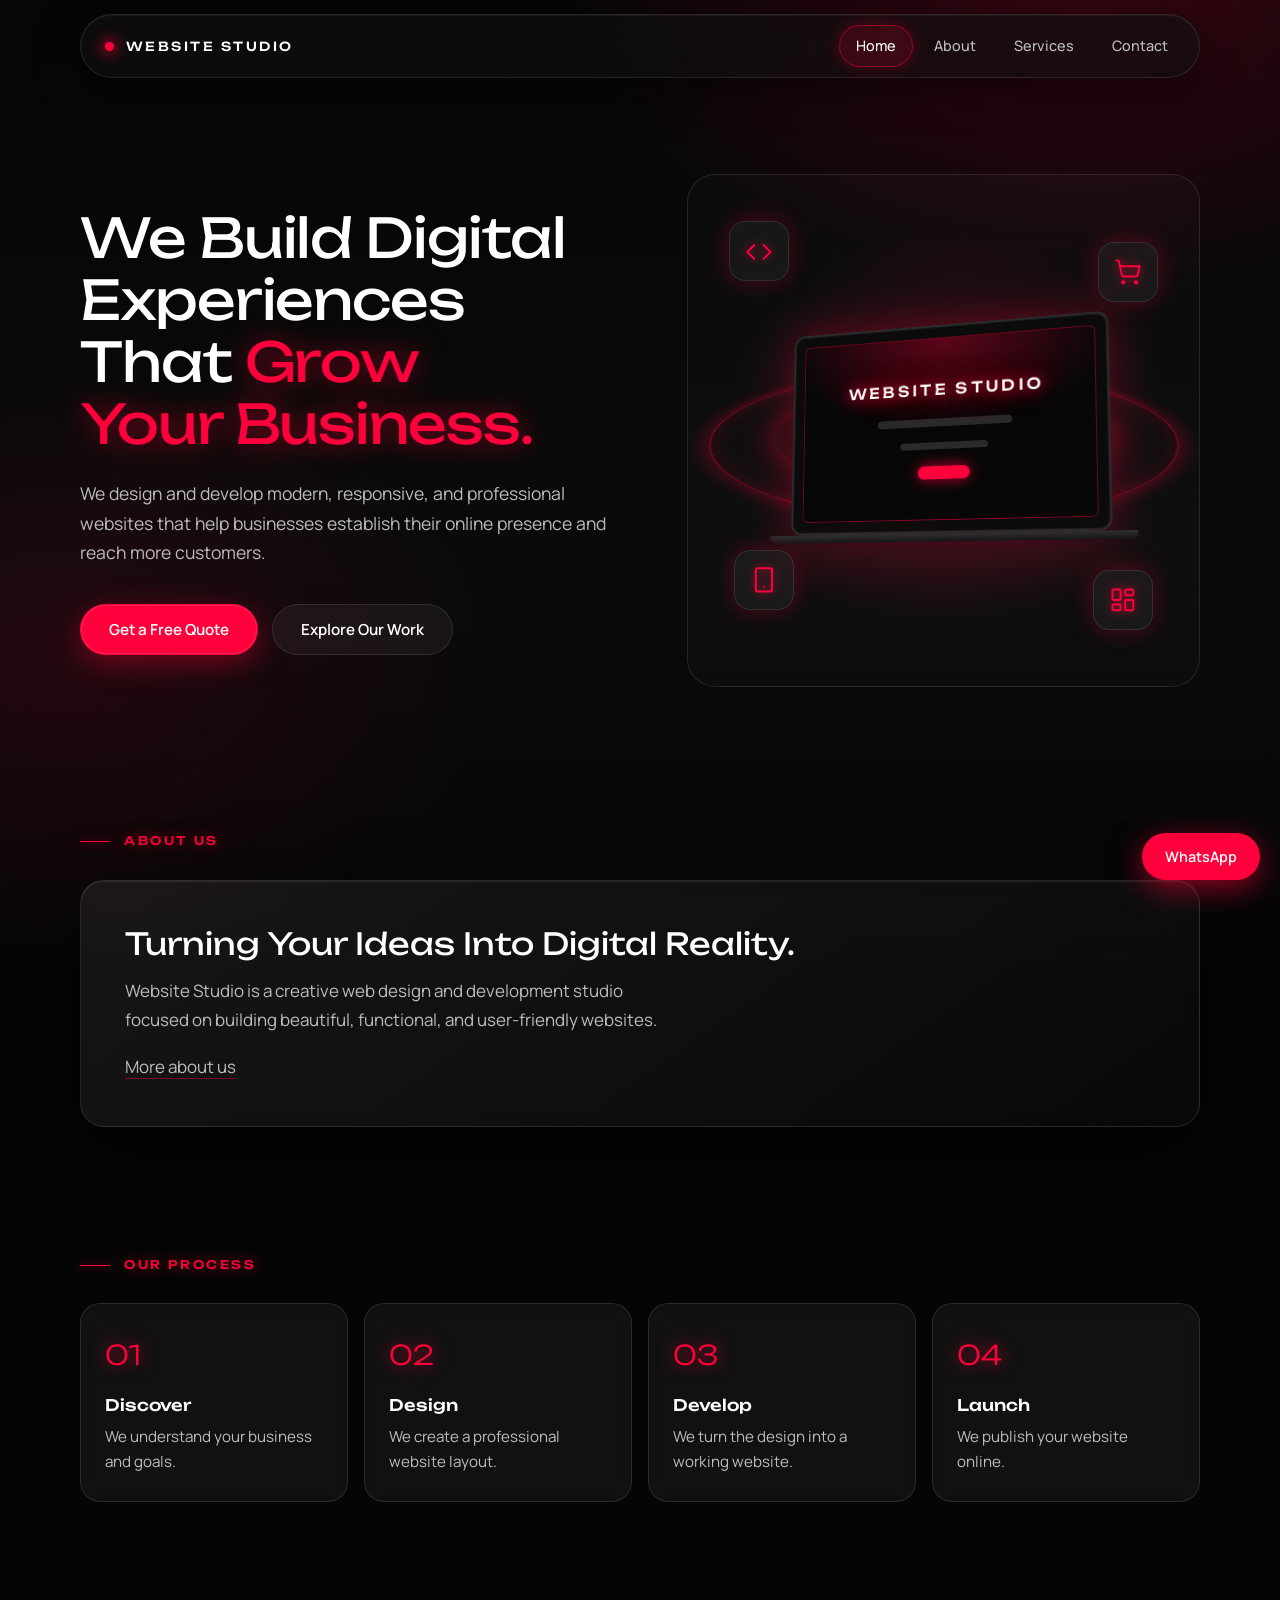
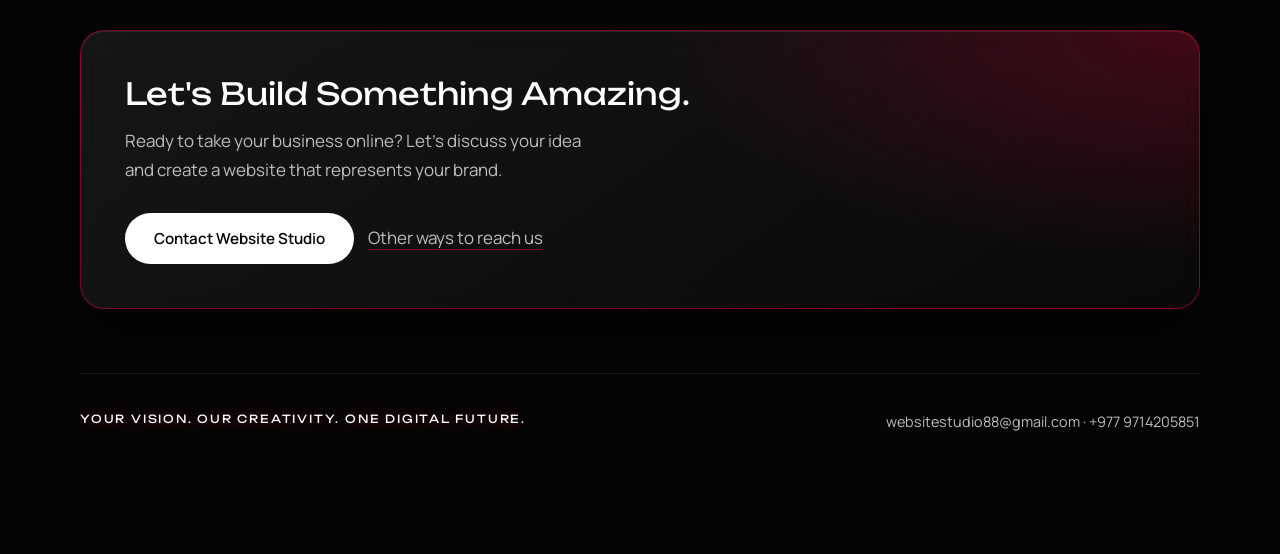
<file: index.html>
<!doctype html>
<html lang="en">
<head>
<meta charset="utf-8">
<meta name="viewport" content="width=device-width, initial-scale=1, viewport-fit=cover">
<title>Website Studio</title>
<meta name="description" content="Website Studio designs and develops modern, responsive, professional websites for businesses.">
<link rel="preconnect" href="https://fonts.googleapis.com">
<link rel="preconnect" href="https://fonts.gstatic.com" crossorigin>
<link href="https://fonts.googleapis.com/css2?family=Manrope:wght@400;500;600&family=Unbounded:wght@300;400;500&display=swap" rel="stylesheet">
<link rel="stylesheet" href="style.css">
</head>
<body data-page="home">
<div id="site-header"></div>
<main class="wide">
  <section class="hero">
    <div class="hero-copy">
      <h1>We Build Digital Experiences That <span class="glow">Grow Your Business.</span></h1>
      <p class="lead">We design and develop modern, responsive, and professional websites that help businesses establish their online presence and reach more customers.</p>
      <div class="actions">
        <a class="btn red" href="contact.html">Get a Free Quote</a>
        <a class="btn line" href="services.html">Explore Our Work</a>
      </div>
    </div>

    <div class="stage" aria-hidden="true">
      <div class="ring r1"></div>
      <div class="ring r2"></div>
      <div class="laptop">
        <div class="lid">
          <div class="screen">
            <span class="mark">Website Studio</span>
            <i class="bar-l a"></i><i class="bar-l b"></i><i class="pill"></i>
          </div>
        </div>
        <div class="base"></div>
      </div>
      <div class="chip c1"><svg viewBox="0 0 24 24" fill="none" stroke="currentColor" stroke-width="1.7" stroke-linecap="round" stroke-linejoin="round"><polyline points="16 18 22 12 16 6"/><polyline points="8 6 2 12 8 18"/></svg></div>
      <div class="chip c2"><svg viewBox="0 0 24 24" fill="none" stroke="currentColor" stroke-width="1.7" stroke-linecap="round" stroke-linejoin="round"><circle cx="8" cy="21" r="1"/><circle cx="19" cy="21" r="1"/><path d="M2.05 2.05h2l2.66 12.42a2 2 0 0 0 2 1.58h9.78a2 2 0 0 0 1.95-1.57l1.65-7.43H5.12"/></svg></div>
      <div class="chip c3"><svg viewBox="0 0 24 24" fill="none" stroke="currentColor" stroke-width="1.7" stroke-linecap="round" stroke-linejoin="round"><rect width="14" height="20" x="5" y="2" rx="2"/><path d="M12 18h.01"/></svg></div>
      <div class="chip c4"><svg viewBox="0 0 24 24" fill="none" stroke="currentColor" stroke-width="1.7" stroke-linecap="round" stroke-linejoin="round"><rect width="7" height="9" x="3" y="3" rx="1"/><rect width="7" height="5" x="14" y="3" rx="1"/><rect width="7" height="9" x="14" y="12" rx="1"/><rect width="7" height="5" x="3" y="16" rx="1"/></svg></div>
    </div>
  </section>

  <section class="block reveal">
    <h2>About us</h2>
    <div class="panel">
      <p class="tag">Turning Your Ideas Into Digital Reality.</p>
      <p style="max-width:54ch">Website Studio is a creative web design and development studio focused on building beautiful, functional, and user-friendly websites.</p>
      <a class="textlink" href="about.html">More about us</a>
    </div>
  </section>

  <section class="block reveal">
    <h2>Our process</h2>
    <ol class="steps">
      <li><div><b>Discover</b><span>We understand your business and goals.</span></div></li>
      <li><div><b>Design</b><span>We create a professional website layout.</span></div></li>
      <li><div><b>Develop</b><span>We turn the design into a working website.</span></div></li>
      <li><div><b>Launch</b><span>We publish your website online.</span></div></li>
    </ol>
  </section>

  <section class="block cta-block reveal">
    <div class="panel">
      <p class="tag">Let's Build Something Amazing.</p>
      <p style="max-width:48ch">Ready to take your business online? Let's discuss your idea and create a website that represents your brand.</p>
      <div class="actions" style="margin-top:28px">
        <a class="btn wa" data-wa href="#" target="_blank" rel="noopener">Contact Website Studio</a>
        <a class="textlink" href="contact.html">Other ways to reach us</a>
      </div>
    </div>
  </section>
</main>
<div id="site-footer"></div>
<script src="site.js"></script>
</body>
</html>
</file>
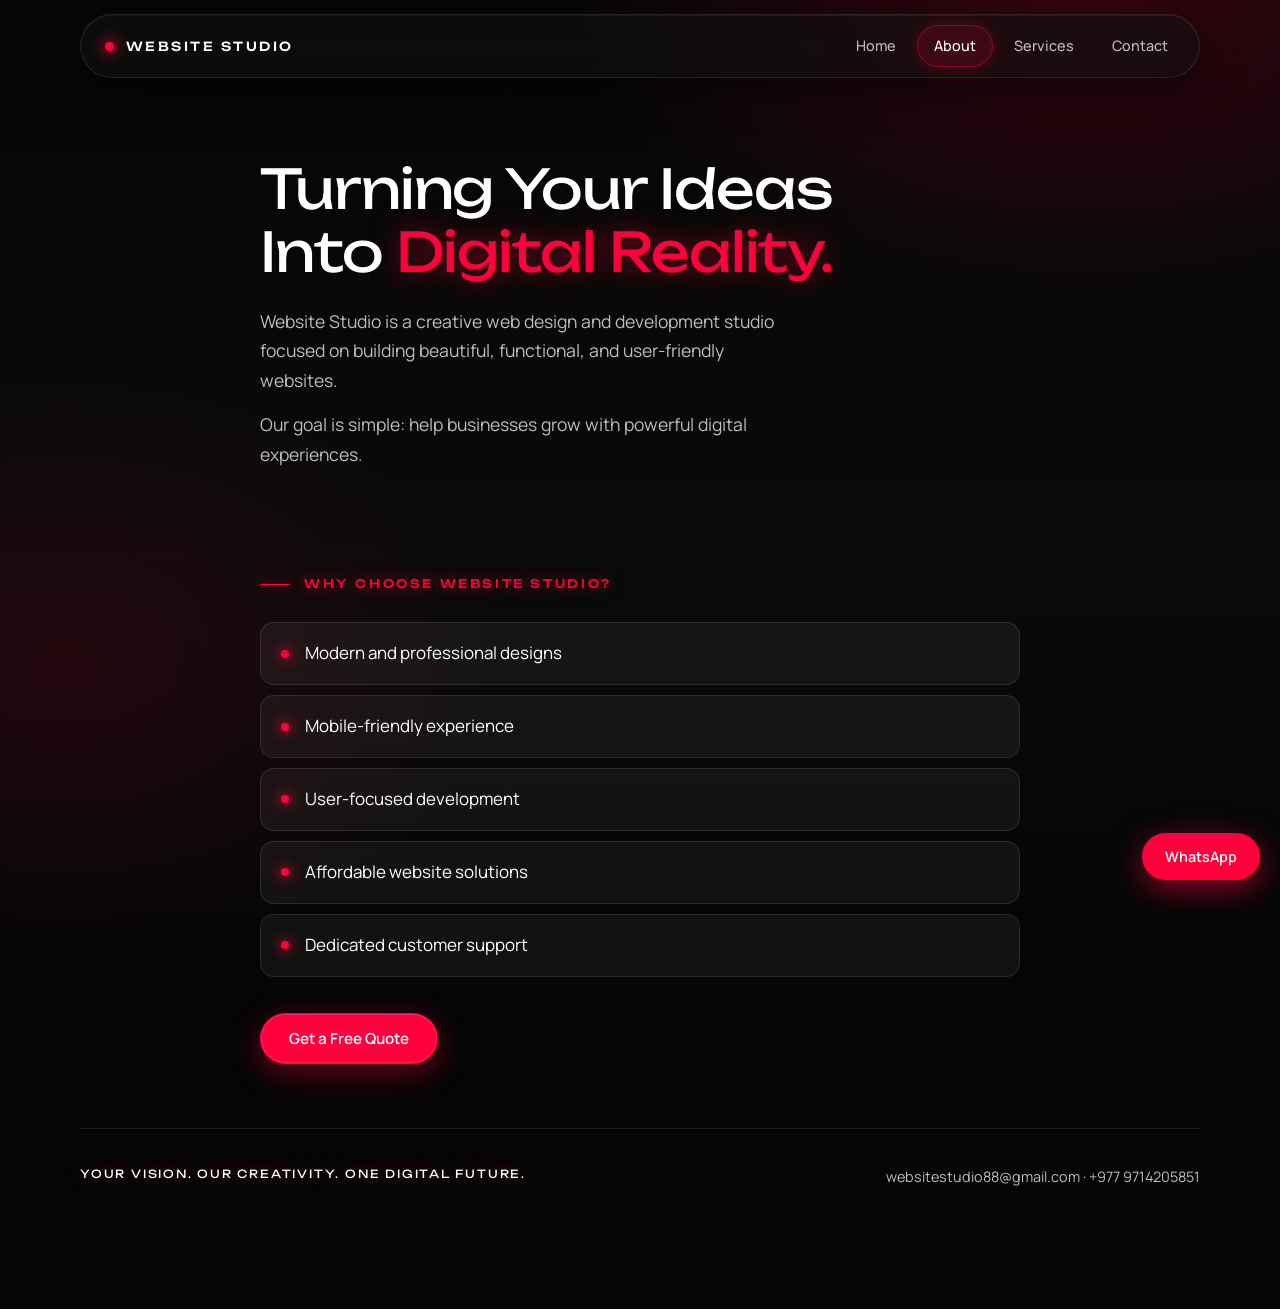
<file: about.html>
<!doctype html>
<html lang="en">
<head>
<meta charset="utf-8">
<meta name="viewport" content="width=device-width, initial-scale=1, viewport-fit=cover">
<title>About · Website Studio</title>
<meta name="description" content="Website Studio is a creative web design and development studio building beautiful, functional, user-friendly websites.">
<link rel="preconnect" href="https://fonts.googleapis.com">
<link rel="preconnect" href="https://fonts.gstatic.com" crossorigin>
<link href="https://fonts.googleapis.com/css2?family=Manrope:wght@400;500;600&family=Unbounded:wght@300;400;500&display=swap" rel="stylesheet">
<link rel="stylesheet" href="style.css">
</head>
<body data-page="about">
<div id="site-header"></div>
<main class="col">
  <section class="intro">
    <h1>Turning Your Ideas Into <span class="glow">Digital Reality.</span></h1>
    <p class="lead">Website Studio is a creative web design and development studio focused on building beautiful, functional, and user-friendly websites.</p>
    <p class="lead">Our goal is simple: help businesses grow with powerful digital experiences.</p>
  </section>

  <section class="block reveal">
    <h2>Why choose Website Studio?</h2>
    <ul class="plain">
      <li>Modern and professional designs</li>
      <li>Mobile-friendly experience</li>
      <li>User-focused development</li>
      <li>Affordable website solutions</li>
      <li>Dedicated customer support</li>
    </ul>
    <div class="actions"><a class="btn red" href="contact.html">Get a Free Quote</a></div>
  </section>
</main>
<div id="site-footer"></div>
<script src="site.js"></script>
</body>
</html>
</file>
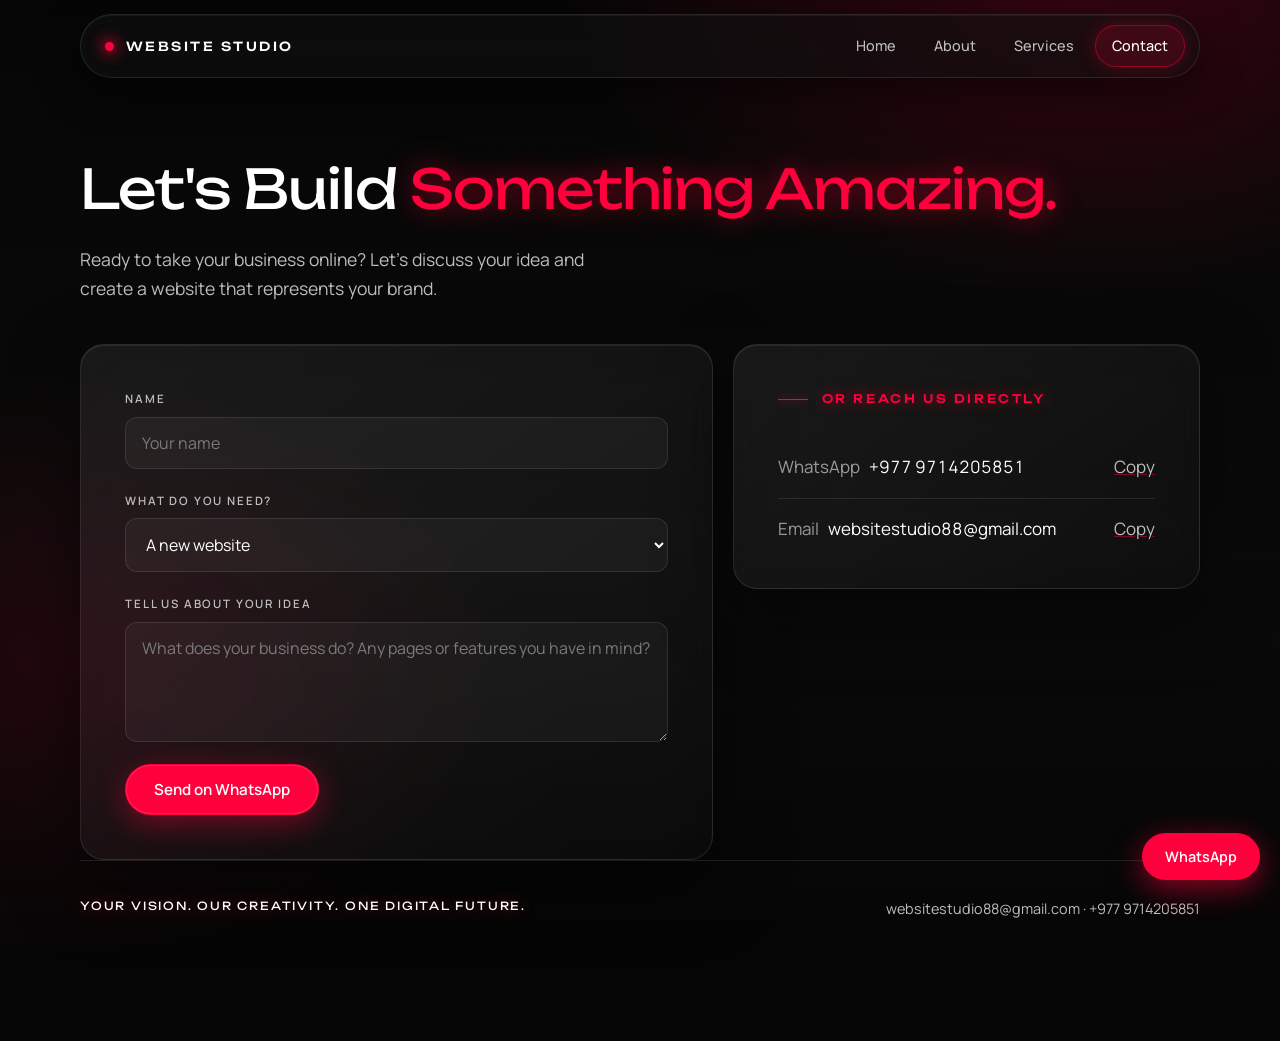
<file: contact.html>
<!doctype html>
<html lang="en">
<head>
<meta charset="utf-8">
<meta name="viewport" content="width=device-width, initial-scale=1, viewport-fit=cover">
<title>Contact · Website Studio</title>
<meta name="description" content="Contact Website Studio on WhatsApp or email to discuss your website idea and get a free quote.">
<link rel="preconnect" href="https://fonts.googleapis.com">
<link rel="preconnect" href="https://fonts.gstatic.com" crossorigin>
<link href="https://fonts.googleapis.com/css2?family=Manrope:wght@400;500;600&family=Unbounded:wght@300;400;500&display=swap" rel="stylesheet">
<link rel="stylesheet" href="style.css">
</head>
<body data-page="contact">
<div id="site-header"></div>
<main class="wide">
  <section class="intro">
    <h1>Let's Build <span class="glow">Something Amazing.</span></h1>
    <p class="lead">Ready to take your business online? Let's discuss your idea and create a website that represents your brand.</p>
  </section>

  <div class="two">
    <div class="panel">
      <form id="orderForm" autocomplete="off">
        <label for="fName">Name
          <input id="fName" type="text" placeholder="Your name">
        </label>
        <label for="fType">What do you need?
          <select id="fType">
            <option>A new website</option>
            <option>An online store</option>
            <option>A website redesign</option>
            <option>Website maintenance</option>
            <option>Something else</option>
          </select>
        </label>
        <label for="fMsg">Tell us about your idea
          <textarea id="fMsg" placeholder="What does your business do? Any pages or features you have in mind?"></textarea>
        </label>
        <div class="actions" style="margin-top:0"><a class="btn red" id="formWa" href="#" target="_blank" rel="noopener">Send on WhatsApp</a></div>
      </form>
    </div>

    <div class="panel">
      <h2>Or reach us directly</h2>
      <div class="contact-line"><span><span class="muted">WhatsApp</span> &nbsp; <span class="v" data-number></span></span><button class="textlink" type="button" data-copy="number">Copy</button></div>
      <div class="contact-line"><span><span class="muted">Email</span> &nbsp; <span class="v" data-email></span></span><button class="textlink" type="button" data-copy="email">Copy</button></div>
    </div>
  </div>
</main>
<div id="site-footer"></div>
<script src="site.js"></script>
</body>
</html>
</file>
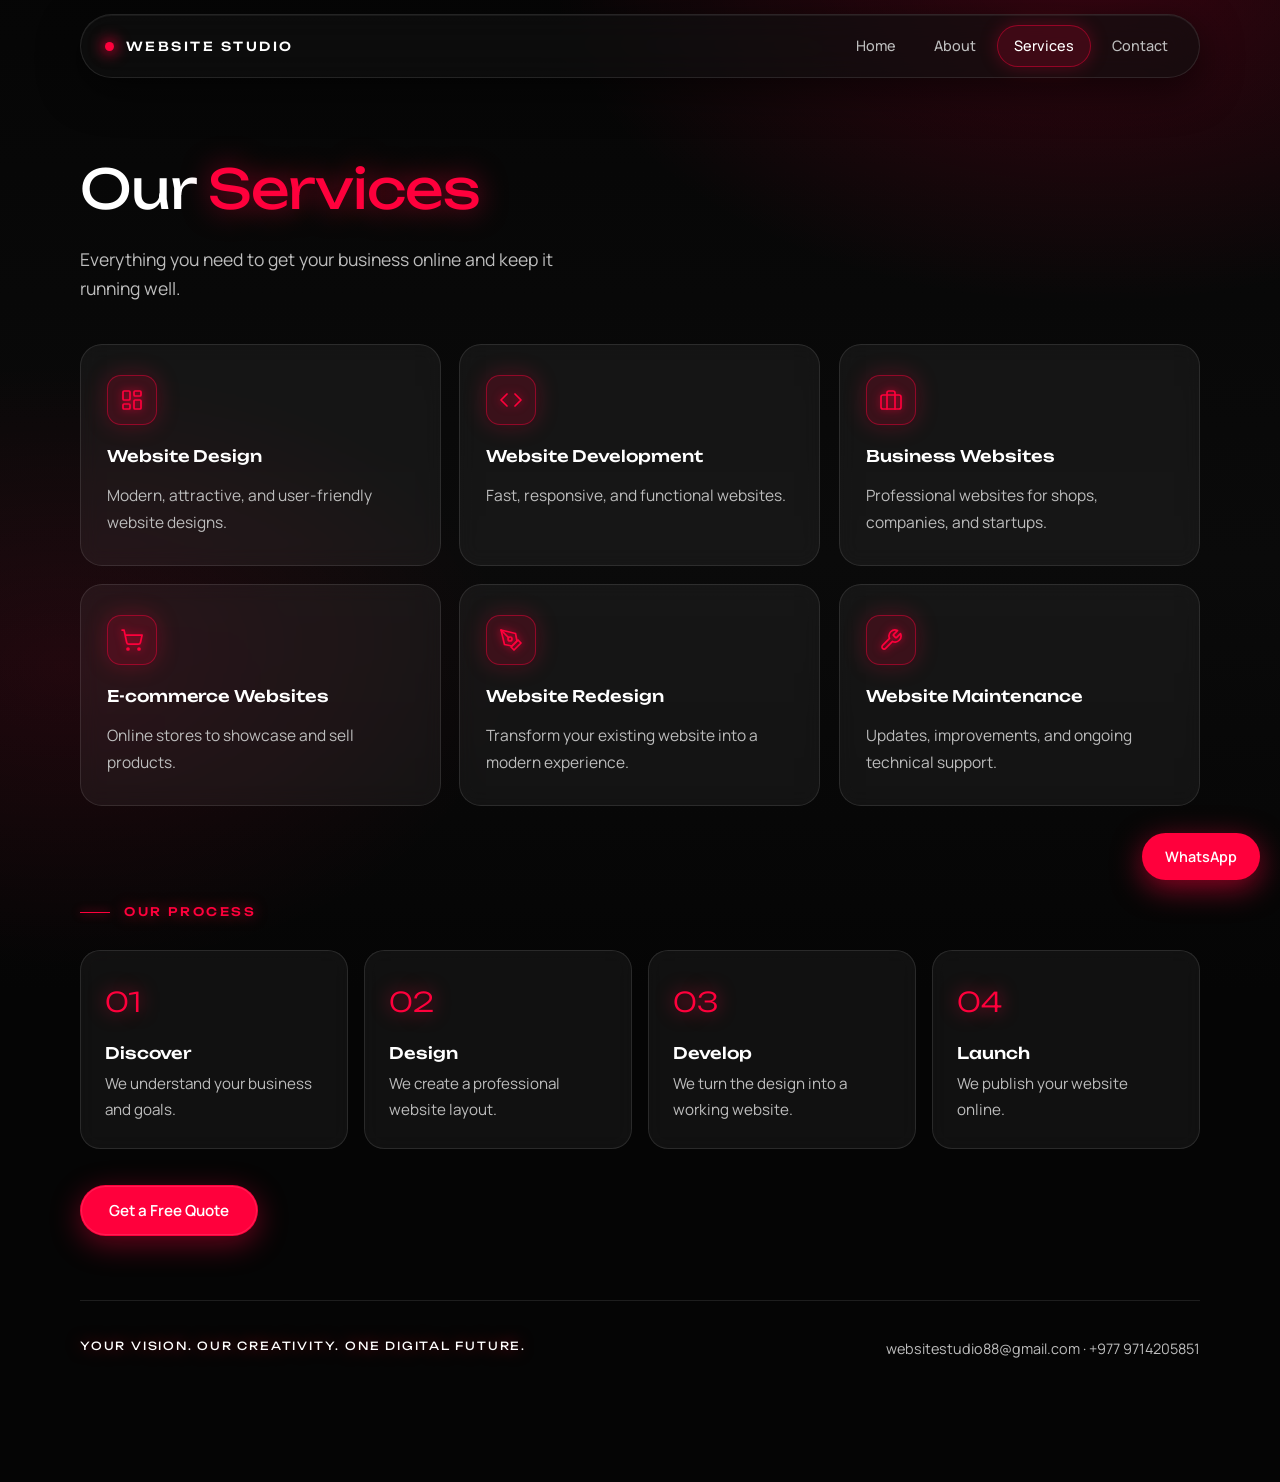
<file: services.html>
<!doctype html>
<html lang="en">
<head>
<meta charset="utf-8">
<meta name="viewport" content="width=device-width, initial-scale=1, viewport-fit=cover">
<title>Services · Website Studio</title>
<meta name="description" content="Website design, development, business sites, e-commerce, redesign and maintenance from Website Studio.">
<link rel="preconnect" href="https://fonts.googleapis.com">
<link rel="preconnect" href="https://fonts.gstatic.com" crossorigin>
<link href="https://fonts.googleapis.com/css2?family=Manrope:wght@400;500;600&family=Unbounded:wght@300;400;500&display=swap" rel="stylesheet">
<link rel="stylesheet" href="style.css">
</head>
<body data-page="services">
<div id="site-header"></div>
<main class="wide">
  <section class="intro">
    <h1>Our <span class="glow">Services</span></h1>
    <p class="lead">Everything you need to get your business online and keep it running well.</p>
  </section>

  <div class="services reveal">
    <div class="service tilt">
      <div class="ico"><svg viewBox="0 0 24 24" fill="none" stroke="currentColor" stroke-width="1.7" stroke-linecap="round" stroke-linejoin="round"><rect width="7" height="9" x="3" y="3" rx="1"/><rect width="7" height="5" x="14" y="3" rx="1"/><rect width="7" height="9" x="14" y="12" rx="1"/><rect width="7" height="5" x="3" y="16" rx="1"/></svg></div>
      <h3>Website Design</h3><p>Modern, attractive, and user-friendly website designs.</p>
    </div>
    <div class="service tilt">
      <div class="ico"><svg viewBox="0 0 24 24" fill="none" stroke="currentColor" stroke-width="1.7" stroke-linecap="round" stroke-linejoin="round"><polyline points="16 18 22 12 16 6"/><polyline points="8 6 2 12 8 18"/></svg></div>
      <h3>Website Development</h3><p>Fast, responsive, and functional websites.</p>
    </div>
    <div class="service tilt">
      <div class="ico"><svg viewBox="0 0 24 24" fill="none" stroke="currentColor" stroke-width="1.7" stroke-linecap="round" stroke-linejoin="round"><rect width="20" height="14" x="2" y="7" rx="2"/><path d="M16 21V5a2 2 0 0 0-2-2h-4a2 2 0 0 0-2 2v16"/></svg></div>
      <h3>Business Websites</h3><p>Professional websites for shops, companies, and startups.</p>
    </div>
    <div class="service tilt">
      <div class="ico"><svg viewBox="0 0 24 24" fill="none" stroke="currentColor" stroke-width="1.7" stroke-linecap="round" stroke-linejoin="round"><circle cx="8" cy="21" r="1"/><circle cx="19" cy="21" r="1"/><path d="M2.05 2.05h2l2.66 12.42a2 2 0 0 0 2 1.58h9.78a2 2 0 0 0 1.95-1.57l1.65-7.43H5.12"/></svg></div>
      <h3>E-commerce Websites</h3><p>Online stores to showcase and sell products.</p>
    </div>
    <div class="service tilt">
      <div class="ico"><svg viewBox="0 0 24 24" fill="none" stroke="currentColor" stroke-width="1.7" stroke-linecap="round" stroke-linejoin="round"><path d="M12 19l7-7 3 3-7 7-3-3z"/><path d="M18 13l-1.5-7.5L2 2l3.5 14.5L13 18l5-5z"/><path d="M2 2l7.586 7.586"/><circle cx="11" cy="11" r="2"/></svg></div>
      <h3>Website Redesign</h3><p>Transform your existing website into a modern experience.</p>
    </div>
    <div class="service tilt">
      <div class="ico"><svg viewBox="0 0 24 24" fill="none" stroke="currentColor" stroke-width="1.7" stroke-linecap="round" stroke-linejoin="round"><path d="M14.7 6.3a1 1 0 0 0 0 1.4l1.6 1.6a1 1 0 0 0 1.4 0l3.77-3.77a6 6 0 0 1-7.94 7.94l-6.91 6.91a2.12 2.12 0 0 1-3-3l6.91-6.91a6 6 0 0 1 7.94-7.94l-3.76 3.76z"/></svg></div>
      <h3>Website Maintenance</h3><p>Updates, improvements, and ongoing technical support.</p>
    </div>
  </div>

  <section class="block reveal" style="margin-top:32px">
    <h2>Our process</h2>
    <ol class="steps">
      <li><div><b>Discover</b><span>We understand your business and goals.</span></div></li>
      <li><div><b>Design</b><span>We create a professional website layout.</span></div></li>
      <li><div><b>Develop</b><span>We turn the design into a working website.</span></div></li>
      <li><div><b>Launch</b><span>We publish your website online.</span></div></li>
    </ol>
    <div class="actions"><a class="btn red" href="contact.html">Get a Free Quote</a></div>
  </section>
</main>
<div id="site-footer"></div>
<script src="site.js"></script>
</body>
</html>
</file>
<file: style.css>
/* Layout: floating glass nav, split hero with a CSS-3D laptop stage, glass panels and cards, neon red as the only accent. Single dark look by design. */
:root {
  --bg: #050505;
  --bg2: #111111;
  --red: #FF003C;
  --white: #FFFFFF;
  --text: #BDBDBD;
  --glass: rgba(255, 255, 255, 0.05);
  --glass-line: rgba(255, 255, 255, 0.1);
  --red-line: rgba(255, 0, 60, 0.45);
  --red-soft: rgba(255, 0, 60, 0.16);
  --display: "Unbounded", "Segoe UI", system-ui, sans-serif;
  --font: "Manrope", "Segoe UI", system-ui, sans-serif;
  --ease: cubic-bezier(0.22, 0.61, 0.36, 1);
  color-scheme: dark;
}
* { box-sizing: border-box; }
html { scroll-behavior: smooth; padding-top: env(safe-area-inset-top, 0px); padding-bottom: env(safe-area-inset-bottom, 0px); background: var(--bg); }
body {
  margin: 0; background: var(--bg); color: var(--text); font-family: var(--font); font-size: 17px; line-height: 1.7;
  -webkit-font-smoothing: antialiased; overflow-x: clip; position: relative;
  padding-left: max(20px, env(safe-area-inset-left, 0px));
  padding-right: max(20px, env(safe-area-inset-right, 0px));
  padding-block: 0;
}
/* cinematic backdrop with slow parallax */
body::after {
  content: ""; position: fixed; inset: -10% 0; z-index: 0; pointer-events: none;
  background:
    radial-gradient(60% 45% at 85% 5%, rgba(255, 0, 60, 0.20), transparent 70%),
    radial-gradient(50% 40% at 5% 70%, rgba(255, 0, 60, 0.10), transparent 70%),
    linear-gradient(180deg, #050505, #0a0a0a 60%, #050505);
  transform: translateY(calc(var(--sy, 0) * -0.06px));
}
body::before { content: ""; position: fixed; inset: 0 0 auto; height: env(safe-area-inset-top, 0px); z-index: 30; background: var(--bg); }
#fx { position: fixed; inset: 0; z-index: 0; pointer-events: none; }
#site-header { display: contents; }
main, #site-footer { position: relative; z-index: 1; }

.wide { max-width: 1120px; margin: 0 auto; }
.col { max-width: 760px; margin: 0 auto; }
h1, h2, h3 { font-family: var(--display); margin: 0; text-wrap: balance; color: var(--white); }
h1 { font-weight: 400; font-size: clamp(1.9rem, 4.6vw, 3.4rem); line-height: 1.14; letter-spacing: -0.02em; }
h2 { font-weight: 500; font-size: 0.74rem; letter-spacing: 0.22em; text-transform: uppercase; color: var(--red); margin-bottom: 28px; display: flex; align-items: center; gap: 14px; text-shadow: 0 0 14px rgba(255, 0, 60, 0.6); }
h2::before { content: ""; width: 30px; height: 1px; background: var(--red); box-shadow: 0 0 10px var(--red); }
h3 { font-weight: 500; font-size: 1rem; letter-spacing: -0.005em; }
p { margin: 0 0 1.1em; }
a { color: inherit; text-decoration-color: var(--red-line); text-underline-offset: 5px; transition: color .25s var(--ease), text-decoration-color .25s var(--ease); }
a:hover { color: var(--white); text-decoration-color: var(--red); }
:focus-visible { outline: 2px solid var(--red); outline-offset: 4px; border-radius: 4px; }
.muted { color: var(--text); opacity: 0.8; }
.glow { color: var(--red); text-shadow: 0 0 28px rgba(255, 0, 60, 0.55); }

/* floating glass navigation */
header.bar {
  position: sticky; top: calc(env(safe-area-inset-top, 0px) + 14px); z-index: 20; margin-top: 14px;
  display: flex; align-items: center; justify-content: space-between; gap: 10px 28px; flex-wrap: wrap;
  padding: 10px 14px 10px 24px; border-radius: 999px;
  background: rgba(17, 17, 17, 0.62); border: 1px solid var(--glass-line);
  -webkit-backdrop-filter: blur(16px); backdrop-filter: blur(16px);
  box-shadow: 0 12px 40px rgba(0, 0, 0, 0.55), inset 0 1px 0 rgba(255, 255, 255, 0.06);
}
.logo { display: flex; align-items: center; gap: 12px; font-family: var(--display); font-weight: 500; font-size: 0.78rem; letter-spacing: 0.2em; text-transform: uppercase; text-decoration: none; color: var(--white); }
.logo::before { content: ""; width: 9px; height: 9px; border-radius: 50%; background: var(--red); box-shadow: 0 0 14px 3px rgba(255, 0, 60, 0.7); animation: pulse 2.6s ease-in-out infinite; }
@keyframes pulse { 50% { box-shadow: 0 0 6px 1px rgba(255, 0, 60, 0.5); } }
nav { display: flex; gap: 4px; font-size: 0.9rem; font-weight: 500; flex-wrap: wrap; }
nav a { text-decoration: none; color: var(--text); padding: 8px 16px; border-radius: 999px; border: 1px solid transparent; transition: color .25s var(--ease), background .25s var(--ease), border-color .25s var(--ease), box-shadow .25s var(--ease); }
nav a:hover { color: var(--white); background: var(--glass); }
nav a[aria-current="page"] { color: var(--white); background: var(--red-soft); border-color: var(--red-line); box-shadow: 0 0 18px rgba(255, 0, 60, 0.25); }

/* buttons */
.actions { display: flex; gap: 14px; align-items: center; flex-wrap: wrap; margin-top: 36px; }
.btn { position: relative; overflow: hidden; display: inline-flex; align-items: center; justify-content: center; padding: 14px 28px; border-radius: 999px; font: 600 0.95rem var(--font); text-decoration: none; border: 1px solid transparent; cursor: pointer; transition: transform .3s var(--ease), box-shadow .3s var(--ease), border-color .3s var(--ease), background .3s var(--ease); }
.btn::after { content: ""; position: absolute; inset: 0; background: linear-gradient(105deg, transparent 30%, rgba(255, 255, 255, 0.35) 50%, transparent 70%); transform: translateX(-120%); transition: transform .7s var(--ease); }
.btn:hover::after { transform: translateX(120%); }
.btn.red { background: var(--red); color: var(--white); box-shadow: 0 0 0 1px rgba(255, 255, 255, 0.12) inset, 0 8px 30px rgba(255, 0, 60, 0.4); }
.btn.red:hover { color: var(--white); transform: translateY(-2px); box-shadow: 0 0 0 1px rgba(255, 255, 255, 0.2) inset, 0 12px 44px rgba(255, 0, 60, 0.65); }
.btn.line { background: var(--glass); color: var(--white); border-color: var(--glass-line); -webkit-backdrop-filter: blur(10px); backdrop-filter: blur(10px); }
.btn.line:hover { color: var(--white); border-color: var(--red); transform: translateY(-2px); box-shadow: 0 0 26px rgba(255, 0, 60, 0.35); }
.btn.wa { background: var(--white); color: #050505; }
.btn.wa:hover { color: #050505; transform: translateY(-2px); box-shadow: 0 0 34px rgba(255, 0, 60, 0.5); }
.btn:active { transform: translateY(0); }
.textlink { text-decoration: underline; text-decoration-color: var(--red-line); }
button.textlink { background: none; border: 0; padding: 0; font: inherit; color: var(--text); cursor: pointer; }
button.textlink:hover { color: var(--white); }

/* hero */
.hero { display: grid; grid-template-columns: 1.05fr 0.95fr; gap: 40px; align-items: center; padding-block: clamp(40px, 8vw, 96px) clamp(40px, 7vw, 80px); }
.lead { color: var(--text); font-size: 1.1rem; max-width: 48ch; margin: 24px 0 0; }

.stage { position: relative; aspect-ratio: 1 / 1; width: 100%; max-width: 100%; perspective: 1100px; display: grid; place-items: center; overflow: hidden; border-radius: 28px; background: radial-gradient(60% 55% at 50% 50%, rgba(255, 0, 60, 0.20), transparent 72%), rgba(255, 255, 255, 0.02); border: 1px solid var(--glass-line); }
.ring { position: absolute; left: 50%; top: 50%; border-radius: 50%; border: 1.5px solid rgba(255, 0, 60, 0.6); box-shadow: 0 0 26px rgba(255, 0, 60, 0.4), inset 0 0 26px rgba(255, 0, 60, 0.2); transform: translate(-50%, -50%) rotateX(72deg) rotateZ(0deg); animation: spin 16s linear infinite; }
.ring.r1 { width: 90%; aspect-ratio: 1; }
.ring.r2 { width: 66%; aspect-ratio: 1; border-style: dashed; opacity: 0.6; animation-duration: 22s; animation-direction: reverse; }
@keyframes spin { to { transform: translate(-50%, -50%) rotateX(72deg) rotateZ(360deg); } }
.laptop { position: relative; width: 66%; transform-style: preserve-3d; transform: rotateX(8deg) rotateY(-20deg); animation: tilt 9s ease-in-out infinite alternate; }
@keyframes tilt { from { transform: rotateX(8deg) rotateY(-20deg) translateY(0); } to { transform: rotateX(12deg) rotateY(-8deg) translateY(-10px); } }
.lid { aspect-ratio: 16 / 10; padding: 3.2%; border-radius: 12px; background: #0b0b0b; border: 2px solid #2a2a2a; box-shadow: 0 0 44px rgba(255, 0, 60, 0.3), inset 0 0 0 1px rgba(255, 255, 255, 0.06); }
.screen { position: relative; overflow: hidden; width: 100%; height: 100%; border-radius: 6px; border: 1px solid rgba(255, 0, 60, 0.4); background: radial-gradient(80% 70% at 50% 0%, rgba(255, 0, 60, 0.35), transparent 70%), #070707; display: flex; flex-direction: column; align-items: center; justify-content: center; gap: 9%; }
.screen::after { content: ""; position: absolute; left: 0; right: 0; height: 30%; top: 0; transform: translateY(-100%); background: linear-gradient(180deg, transparent, rgba(255, 0, 60, 0.18), transparent); animation: scan 4.5s linear infinite; }
@keyframes scan { to { transform: translateY(400%); } }
.mark { font-family: var(--display); font-weight: 500; font-size: clamp(0.5rem, 1.5vw, 0.95rem); letter-spacing: 0.22em; text-transform: uppercase; color: var(--white); text-shadow: 0 0 14px var(--red), 0 0 30px rgba(255, 0, 60, 0.6); white-space: nowrap; }
.bar-l { display: block; height: 4%; min-height: 3px; border-radius: 4px; background: rgba(255, 255, 255, 0.14); }
.bar-l.a { width: 46%; } .bar-l.b { width: 30%; }
.pill { display: block; width: 18%; height: 7%; border-radius: 99px; background: var(--red); box-shadow: 0 0 14px rgba(255, 0, 60, 0.8); }
.base { height: 5%; min-height: 8px; margin: 0 -7%; border-radius: 2px 2px 16px 16px; background: linear-gradient(#303030, #151515); box-shadow: 0 22px 44px rgba(255, 0, 60, 0.3); }
.chip { position: absolute; width: clamp(40px, 12%, 60px); aspect-ratio: 1; border-radius: 16px; background: var(--glass); border: 1px solid var(--glass-line); -webkit-backdrop-filter: blur(8px); backdrop-filter: blur(8px); display: grid; place-items: center; color: var(--red); box-shadow: 0 0 24px rgba(255, 0, 60, 0.28); animation: float 6s ease-in-out infinite; }
.chip svg { width: 48%; height: auto; filter: drop-shadow(0 0 5px rgba(255, 0, 60, 0.8)); }
.chip.c1 { top: 9%; left: 8%; } .chip.c2 { top: 13%; right: 8%; animation-delay: -2s; } .chip.c3 { bottom: 15%; left: 9%; animation-delay: -4s; } .chip.c4 { bottom: 11%; right: 9%; animation-delay: -1s; }
@keyframes float { 50% { transform: translateY(-14px); } }

/* sections and glass surfaces */
.intro { padding-block: clamp(40px, 8vw, 80px) 40px; }
.intro .lead + .lead { margin-top: 14px; }
.block { padding-block: clamp(36px, 6vw, 64px); }
.panel { position: relative; padding: clamp(26px, 4vw, 44px); border-radius: 24px; background: linear-gradient(145deg, rgba(255, 255, 255, 0.07), rgba(255, 255, 255, 0.02)); border: 1px solid var(--glass-line); -webkit-backdrop-filter: blur(12px); backdrop-filter: blur(12px); box-shadow: inset 0 1px 0 rgba(255, 255, 255, 0.08), 0 24px 70px rgba(0, 0, 0, 0.5); transition: border-color .4s var(--ease), box-shadow .4s var(--ease); min-width: 0; }
.panel:hover { border-color: var(--red-line); box-shadow: inset 0 1px 0 rgba(255, 255, 255, 0.08), 0 24px 70px rgba(0, 0, 0, 0.5), 0 0 40px rgba(255, 0, 60, 0.12); }
.panel .tag { font-family: var(--display); font-weight: 400; font-size: clamp(1.3rem, 3vw, 1.9rem); line-height: 1.25; color: var(--white); margin: 0 0 14px; max-width: 26ch; }
.panel p:last-child { margin-bottom: 0; }

.steps { list-style: none; margin: 0; padding: 0; display: grid; grid-template-columns: repeat(auto-fit, minmax(210px, 1fr)); gap: 16px; counter-reset: step; }
.steps li { counter-increment: step; position: relative; padding: 28px 24px 26px; border-radius: 20px; background: var(--glass); border: 1px solid var(--glass-line); -webkit-backdrop-filter: blur(10px); backdrop-filter: blur(10px); display: grid; gap: 14px; align-content: start; transition: transform .4s var(--ease), border-color .4s var(--ease), box-shadow .4s var(--ease); }
.steps li:hover { transform: translateY(-6px); border-color: var(--red-line); box-shadow: 0 0 34px rgba(255, 0, 60, 0.18); }
.steps li::before { content: counter(step, decimal-leading-zero); font-family: var(--display); font-size: 1.7rem; font-weight: 300; color: var(--red); text-shadow: 0 0 18px rgba(255, 0, 60, 0.7); }
.steps b { display: block; font-family: var(--display); font-weight: 500; font-size: 1rem; color: var(--white); margin-bottom: 4px; }
.steps span { display: block; font-size: 0.95rem; }

.services { display: grid; grid-template-columns: repeat(3, 1fr); gap: 18px; }
.service { position: relative; overflow: hidden; padding: 30px 26px; border-radius: 22px; background: var(--glass); border: 1px solid var(--glass-line); -webkit-backdrop-filter: blur(10px); backdrop-filter: blur(10px); display: grid; gap: 12px; align-content: start; min-width: 0; transform: perspective(800px) rotateX(var(--rx, 0deg)) rotateY(var(--ry, 0deg)); transition: transform .25s var(--ease), border-color .4s var(--ease), box-shadow .4s var(--ease); }
.service::before { content: ""; position: absolute; inset: 0; background: radial-gradient(260px circle at var(--mx, 50%) var(--my, 0%), rgba(255, 0, 60, 0.2), transparent 70%); opacity: 0; transition: opacity .4s var(--ease); pointer-events: none; }
.service:hover { border-color: var(--red-line); box-shadow: 0 0 40px rgba(255, 0, 60, 0.2); }
.service:hover::before { opacity: 1; }
.service > * { position: relative; }
.ico { width: 50px; height: 50px; border-radius: 14px; display: grid; place-items: center; color: var(--red); background: var(--red-soft); border: 1px solid var(--red-line); box-shadow: 0 0 22px rgba(255, 0, 60, 0.25); margin-bottom: 6px; }
.ico svg { width: 24px; height: 24px; filter: drop-shadow(0 0 4px rgba(255, 0, 60, 0.8)); }
.service p { margin: 0; font-size: 0.97rem; }

.plain { list-style: none; margin: 0; padding: 0; display: grid; gap: 10px; }
.plain li { display: flex; align-items: center; gap: 16px; padding: 16px 20px; border-radius: 14px; background: var(--glass); border: 1px solid var(--glass-line); color: var(--white); transition: border-color .3s var(--ease), transform .3s var(--ease); }
.plain li:hover { border-color: var(--red-line); transform: translateX(6px); }
.plain li::before { content: ""; flex: none; width: 8px; height: 8px; border-radius: 50%; background: var(--red); box-shadow: 0 0 12px 2px rgba(255, 0, 60, 0.7); }

.cta-block .panel { background: radial-gradient(70% 120% at 100% 0%, rgba(255, 0, 60, 0.22), transparent 70%), linear-gradient(145deg, rgba(255, 255, 255, 0.07), rgba(255, 255, 255, 0.02)); border-color: var(--red-line); }

/* contact */
.two { display: grid; grid-template-columns: 1.15fr 0.85fr; gap: 20px; align-items: start; }
form { display: grid; gap: 22px; }
label { display: grid; gap: 8px; font-size: 0.72rem; letter-spacing: 0.16em; text-transform: uppercase; color: var(--text); font-weight: 600; }
input, select, textarea { font: 400 1rem var(--font); letter-spacing: 0; text-transform: none; padding: 14px 16px; border: 1px solid var(--glass-line); border-radius: 12px; background: rgba(255, 255, 255, 0.04); color: var(--white); width: 100%; transition: border-color .25s var(--ease), box-shadow .25s var(--ease), background .25s var(--ease); }
input::placeholder, textarea::placeholder { color: #7a7a7a; }
input:focus, select:focus, textarea:focus { outline: none; border-color: var(--red); box-shadow: 0 0 0 3px rgba(255, 0, 60, 0.2), 0 0 22px rgba(255, 0, 60, 0.2); background: rgba(255, 255, 255, 0.06); }
select option { background: #111111; color: #ffffff; }
textarea { min-height: 120px; resize: vertical; }
.contact-line { display: flex; align-items: baseline; justify-content: space-between; gap: 12px 16px; flex-wrap: wrap; padding-block: 16px; border-bottom: 1px solid var(--glass-line); }
.contact-line:last-child { border-bottom: 0; padding-bottom: 0; }
.contact-line .v { font-variant-numeric: tabular-nums; color: var(--white); overflow-wrap: anywhere; }

footer { margin-top: 56px; padding-block: 36px 120px; border-top: 1px solid var(--glass-line); color: var(--text); font-size: 0.9rem; display: flex; justify-content: space-between; gap: 12px 32px; flex-wrap: wrap; }
.tagline { font-family: var(--display); font-size: 0.7rem; letter-spacing: 0.16em; text-transform: uppercase; color: var(--white); text-shadow: 0 0 16px rgba(255, 0, 60, 0.55); }
.float { position: fixed; right: max(20px, env(safe-area-inset-right, 0px)); bottom: calc(20px + env(safe-area-inset-bottom, 0px)); z-index: 25; padding: 13px 22px; font-size: 0.9rem; background: var(--red) !important; color: var(--white) !important; box-shadow: 0 8px 30px rgba(255, 0, 60, 0.55) !important; }

@media (max-width: 900px) {
  .hero { grid-template-columns: 1fr; }
  .stage { max-width: 440px; margin-inline: auto; }
  .services { grid-template-columns: 1fr 1fr; }
  .two { grid-template-columns: 1fr; }
}
@media (max-width: 600px) {
  body { font-size: 16px; }
  header.bar { border-radius: 24px; padding: 12px 14px; justify-content: center; }
  header.bar, .panel, .steps li, .service { -webkit-backdrop-filter: blur(6px); backdrop-filter: blur(6px); }
  nav { justify-content: center; }
  nav a { padding: 7px 12px; font-size: 0.85rem; }
  .services { grid-template-columns: 1fr; }
  .actions .btn { flex: 1 1 auto; }
}
@media (prefers-reduced-motion: reduce) {
  html { scroll-behavior: auto; }
  *, *::before, *::after { animation: none !important; transition-duration: 0.01ms !important; }
}
</file>
